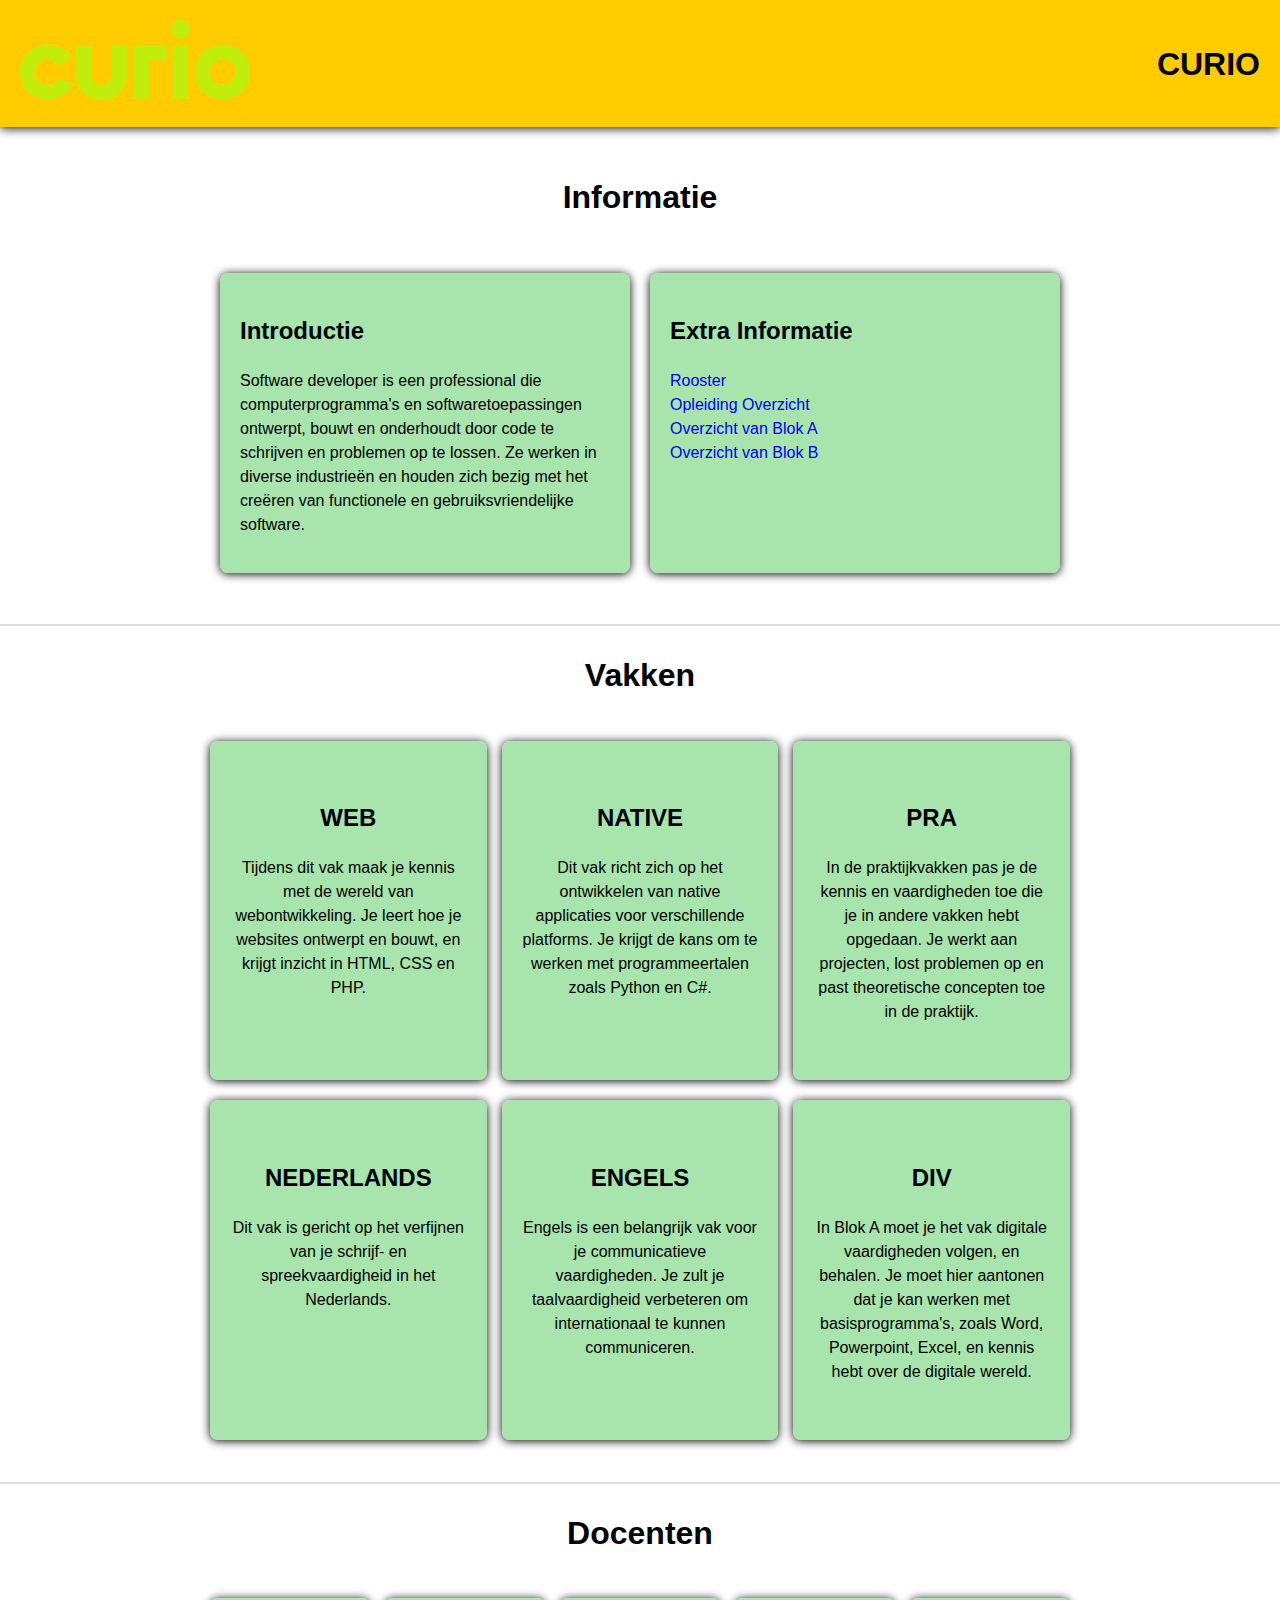
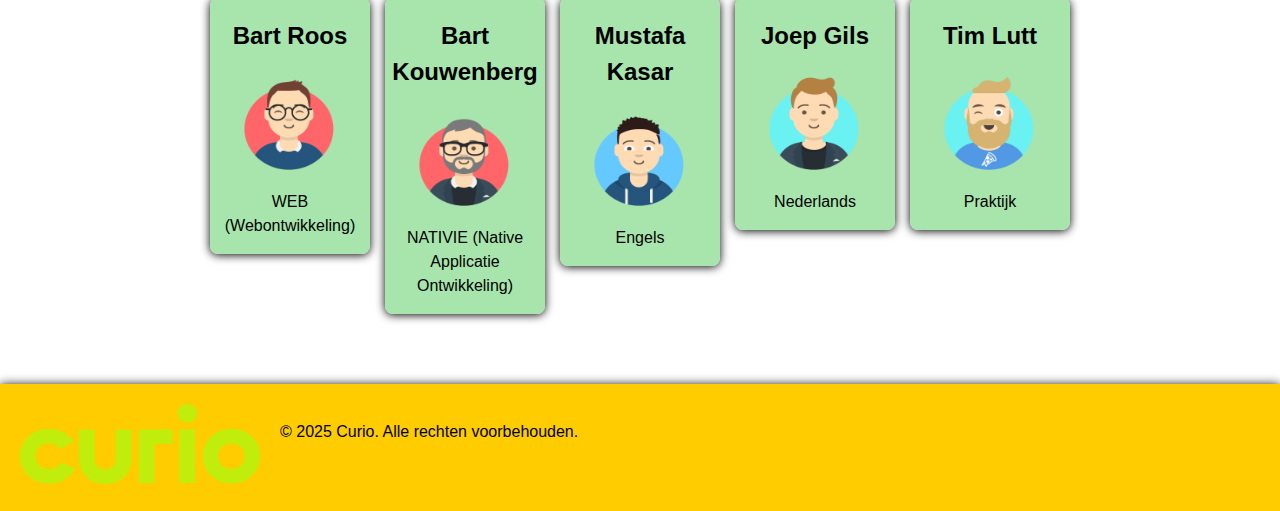
<file: index.html>
<!DOCTYPE html>
<html lang="nl">

<head>
    <meta charset="UTF-8">
    <meta name="viewport" content="width=device-width, initial-scale=1.0">
    <title>Curio Wireframe</title>
    <link rel="stylesheet" href="css/main.css">
</head>

<body>

    <header>
        <div class="logo">
            <a href="index.html">
                <img src="img/curio-15-licht-groen-logo-rgb.png">
            </a>
        </div>
        <h1>CURIO</h1>
    </header>

    <div class="container-info">
        <h1>Informatie</h1>
        <div class="grid-container">
            <section class="intro">
                <div class="text">
                    <h2>Introductie</h2>
                    <p>Software developer is een professional die computerprogramma's en softwaretoepassingen ontwerpt,
                        bouwt en onderhoudt door code te schrijven en problemen op te lossen.
                        Ze werken in diverse industrieën en houden zich bezig met het creëren van functionele en
                        gebruiksvriendelijke software.</p>
                </div>
                <div class="sidebar">
                    <h2>Extra Informatie</h2>
                    <div class="test">
                        <a href="rooster.html">Rooster</a>
                    </div>
                    <div class="test">
                        <a href="opleiding.html">Opleiding Overzicht</a>
                    </div>
                        <div class="test">
                        <a href="blokA.html">Overzicht van Blok A</a>
                    </div>
                    <div class="test">
                        <a href="blokB.html">Overzicht van Blok B</a>
                    </div>
 
                </div>
            </section>
        </div>
    </div>

    <div class="container">
        <h1>Vakken</h1>
        <div class="grid-container">
            <section class="grid">
                <div class="card">
                    <h2>WEB</h2>
                    <p>Tijdens dit vak maak je kennis met de wereld van webontwikkeling.
                        Je leert hoe je websites ontwerpt en bouwt, en krijgt inzicht in HTML, CSS en PHP.</p>
                </div>
                <div class="card">
                    <h2>NATIVE</h2>
                    <p>Dit vak richt zich op het ontwikkelen van native applicaties voor verschillende platforms.
                        Je krijgt de kans om te werken met programmeertalen zoals Python en C#.</p>
                </div>
                <div class="card">
                    <h2>PRA</h2>
                    <p>In de praktijkvakken pas je de kennis en vaardigheden toe die je in andere vakken hebt opgedaan.
                        Je werkt aan projecten, lost problemen op en past theoretische concepten toe in de praktijk.</p>
                </div>

            </section>
            <section class="grid">
                <div class="card">
                    <h2>NEDERLANDS</h2>
                    <p>Dit vak is gericht op het verfijnen van je schrijf- en spreekvaardigheid in het Nederlands.</p>
                </div>
                <div class="card">
                    <h2>ENGELS</h2>
                    <p>Engels is een belangrijk vak voor je communicatieve vaardigheden.
                        Je zult je taalvaardigheid verbeteren om internationaal te kunnen communiceren.</p>
                </div>
                <div class="card">
                    <h2>DIV</h2>
                    <p>In Blok A moet je het vak digitale vaardigheden volgen, en behalen.
                        Je moet hier aantonen dat je kan werken met basisprogramma's, zoals Word, Powerpoint, Excel, en
                        kennis hebt over de digitale wereld.</p>
                </div>
            </section>
        </div>
    </div>

    <div class="container">
        <h1>Docenten</h1>
        <div class="grid-container">
            <section class="grid">
                <div class="card-square">
                    <h2>Bart Roos</h2>
                    <img src="img/joep.png">
                    <p>WEB (Webontwikkeling)</p>
                </div>
                <div class="card-square">
                    <h2>Bart Kouwenberg</h2>
                    <img src="img/marc.png">
                    <p>NATIVIE (Native Applicatie Ontwikkeling)</p>
                </div>
                <div class="card-square">
                    <h2>Mustafa Kasar</h2>
                    <img src="img/michel.png">
                    <p>Engels</p>
                </div>
                <div class="card-square">
                    <h2>Joep Gils</h2>
                    <img src="img/bart.png">
                    <p>Nederlands</p>
                </div>
                <div class="card-square">
                    <h2>Tim Lutt</h2>
                    <img src="img/tim.png">
                    <p>Praktijk</p>
                </div>

            </section>

        </div>
    </div>

    <footer>
        <div class="footer-logo">
            <img src="img/curio-15-licht-groen-logo-rgb.png">
        </div>
        <div class="footer-text">
            <p>&copy; 2025 Curio. Alle rechten voorbehouden.</p>
        </div>
    </footer>

</body>

</html>
</file>
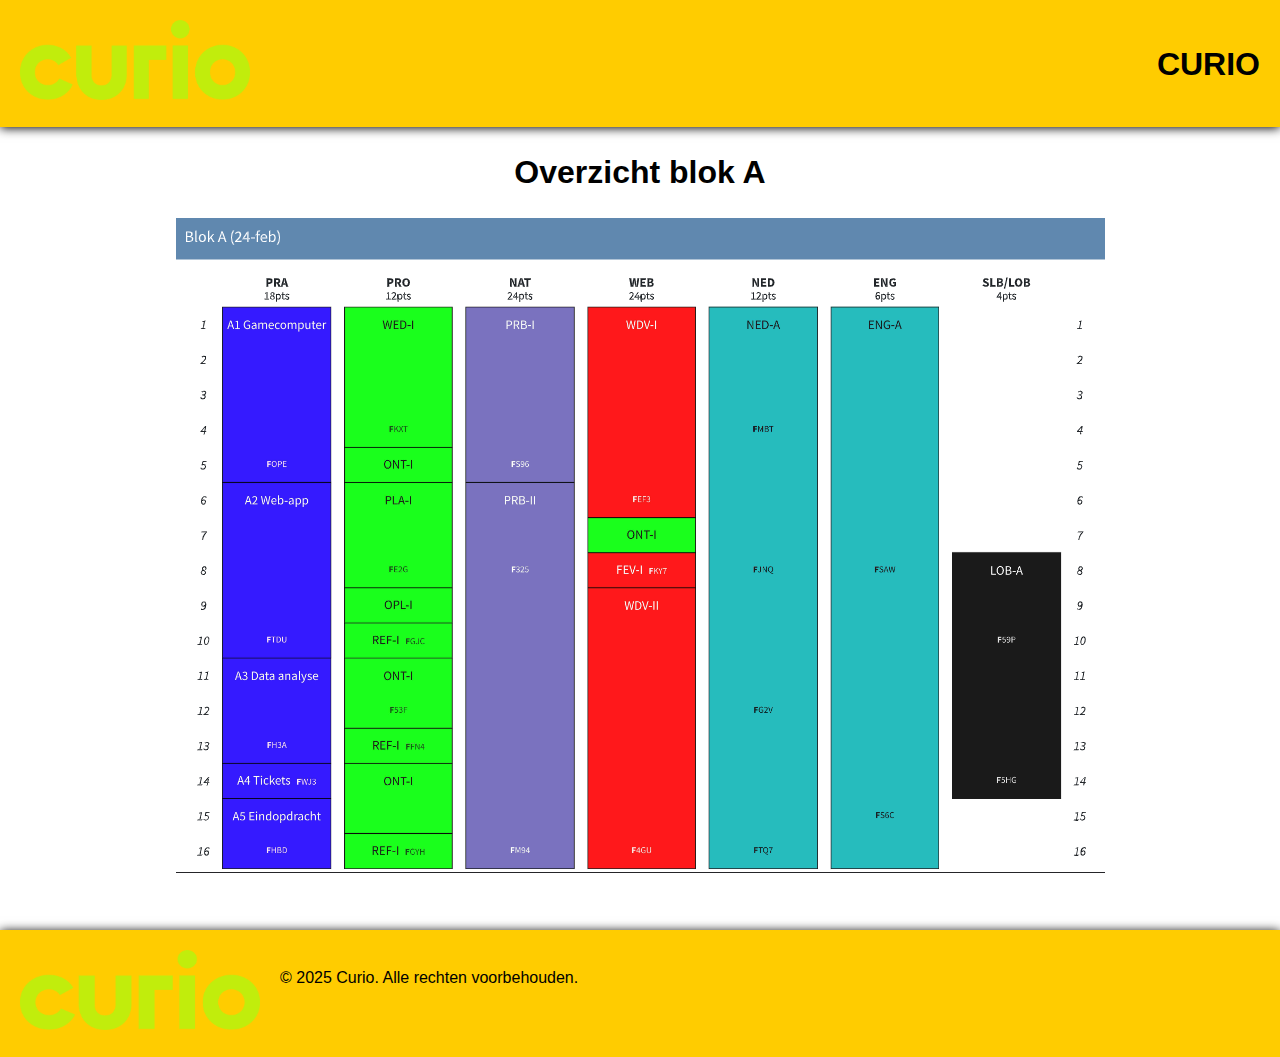
<file: blokA.html>
<!DOCTYPE html>
<html lang="en">

<head>
    <meta charset="UTF-8">
    <meta name="viewport" content="width=device-width, initial-scale=1.0">
    <title>Curio Wireframe</title>
    <link rel="stylesheet" href="css/main.css">
</head>

<body>
    <header>
        <div class="logo">
            <a href="index.html">
                <img src="img/curio-15-licht-groen-logo-rgb.png">
            </a>
        </div>
        <h1>CURIO</h1>
    </header>


    <main>
        <div class="img">
            <h1>Overzicht blok A</h1>
            <img src="img/block a.png">
        </div>
    </main>

    <footer>
        <div class="footer-logo">
            <img src="img/curio-15-licht-groen-logo-rgb.png">
        </div>
        <div class="footer-text">
            <p>&copy; 2025 Curio. Alle rechten voorbehouden.</p>
        </div>
    </footer>

</body>

</html>
</file>
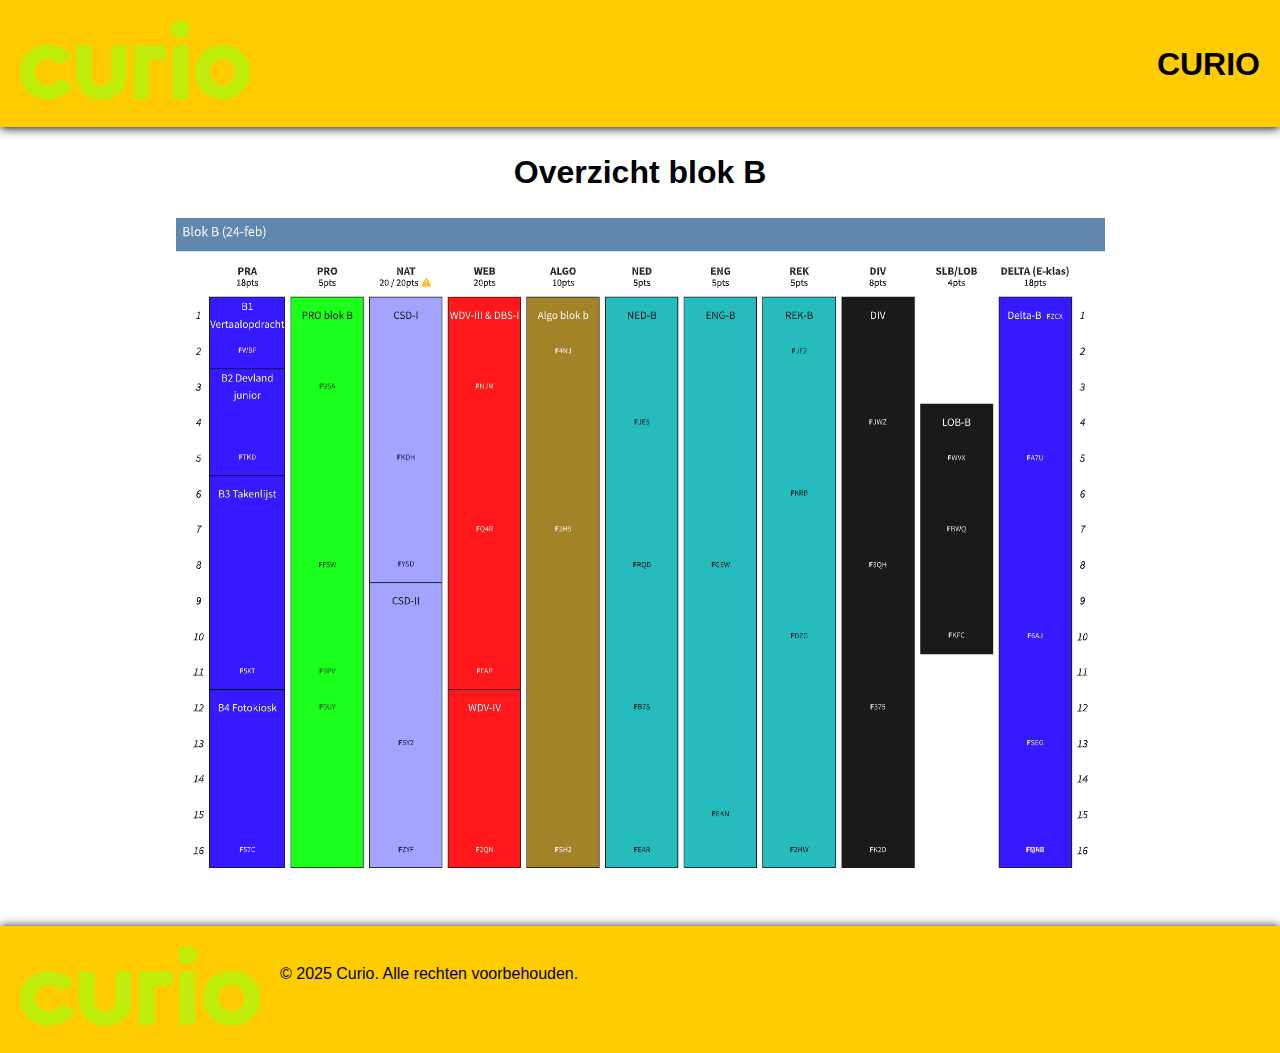
<file: blokB.html>
<!DOCTYPE html>
<html lang="en">

<head>
    <meta charset="UTF-8">
    <meta name="viewport" content="width=device-width, initial-scale=1.0">
    <title>Curio Wireframe</title>
    <link rel="stylesheet" href="css/main.css">
</head>

<body>
    <header>
        <div class="logo">
            <a href="index.html">
                <img src="img/curio-15-licht-groen-logo-rgb.png">
            </a>
        </div>
        <h1>CURIO</h1>
    </header>


    <main>
        <div class="img">
            <h1>Overzicht blok B</h1>
            <img src="img/blokB.png">
        </div>
    </main>

    <footer>
        <div class="footer-logo">
            <img src="img/curio-15-licht-groen-logo-rgb.png">
        </div>
        <div class="footer-text">
            <p>&copy; 2025 Curio. Alle rechten voorbehouden.</p>
        </div>
    </footer>

</body>

</html>
</file>
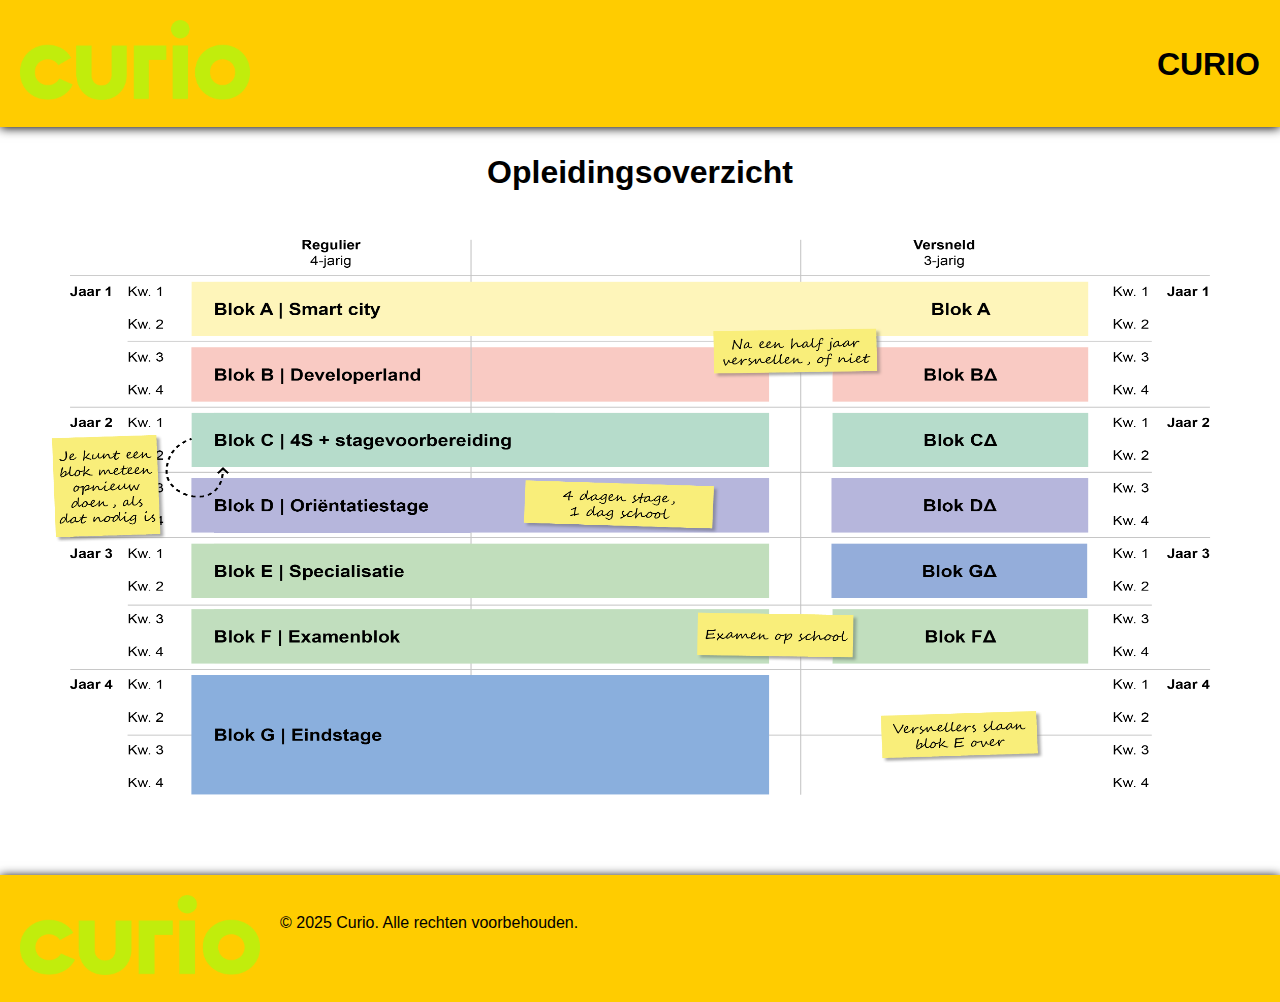
<file: opleiding.html>
<!DOCTYPE html>
<html lang="en">

<head>
    <meta charset="UTF-8">
    <meta name="viewport" content="width=device-width, initial-scale=1.0">
    <title>Curio Wireframe</title>
    <link rel="stylesheet" href="css/main.css">
</head>

<body>
    <header>
        <div class="logo">
            <a href="index.html">
                <img src="img/curio-15-licht-groen-logo-rgb.png">
            </a>
        </div>
        <h1>CURIO</h1>
    </header>


    <main>
        <div class="img2">
            <h1>Opleidingsoverzicht</h1>
            <img src="img/Opleidingsoverzicht3.png">
        </div>
    </main>

    <footer>
        <div class="footer-logo">
            <img src="img/curio-15-licht-groen-logo-rgb.png">
        </div>
        <div class="footer-text">
            <p>&copy; 2025 Curio. Alle rechten voorbehouden.</p>
        </div>
    </footer>

</body>

</html>
</file>
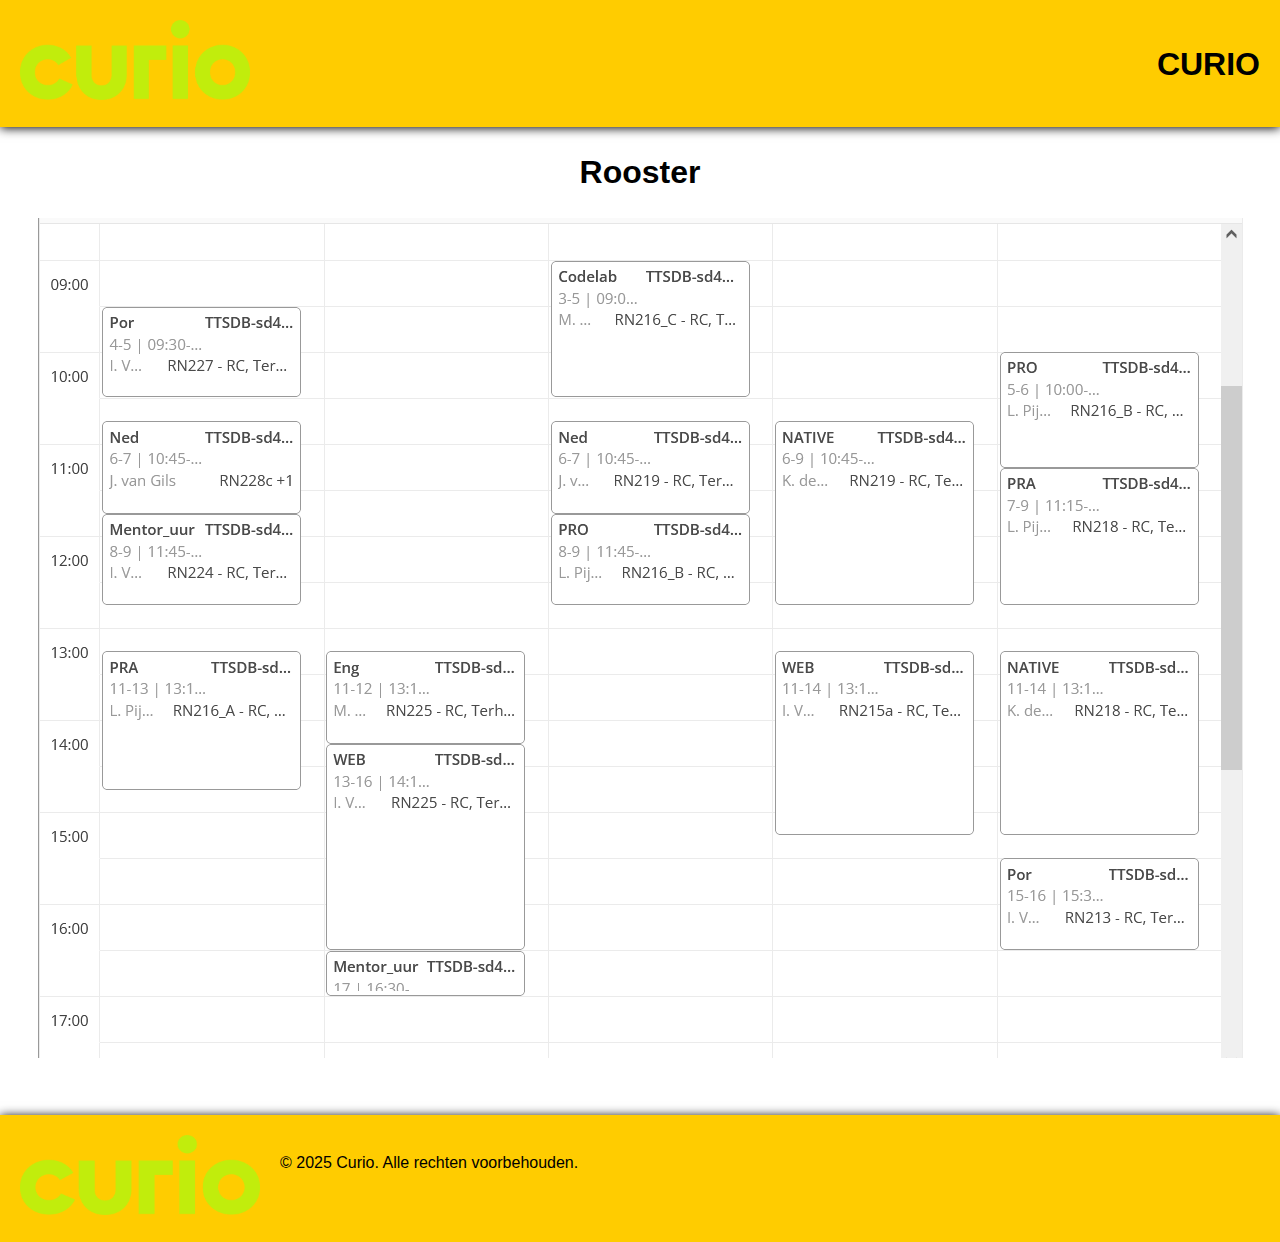
<file: rooster.html>
<!DOCTYPE html>
<html lang="en">

<head>
    <meta charset="UTF-8">
    <meta name="viewport" content="width=device-width, initial-scale=1.0">
    <title>Curio Wireframe</title>
    <link rel="stylesheet" href="css/main.css">
</head>

<body>
    <header>
        <div class="logo">
            <a href="index.html">
                <img src="img/curio-15-licht-groen-logo-rgb.png">
            </a>
        </div>
        <h1>CURIO</h1>
    </header>


    <main>
        <div class="img">
            <h1>Rooster</h1>
            <img src="img/Rooster eerste leerjaar.png">
        </div>
    </main>

    <footer>
        <div class="footer-logo">
            <img src="img/curio-15-licht-groen-logo-rgb.png">
        </div>
        <div class="footer-text">
            <p>&copy; 2025 Curio. Alle rechten voorbehouden.</p>
        </div>
    </footer>

</body>

</html>
</file>
<file: css/main.css>
body {
    font-family: Arial, sans-serif;
    margin: 0;
    padding: 0;
    line-height: 1.5;
}

header {
    display: flex;
    align-items: center;
    justify-content: space-between;
    padding: 20px;
    background-color: #fc0;
    box-shadow: 0 1px 10px black;
}

header .logo img{
    width: 230px;
    height: 80px;

    /* placeholder */
}

header h1 {
    font-size: 2rem;
    margin: 0;
}

.intro {
    display: flex;
    padding: 20px;
    gap: 20px;
}

.intro .text,
.intro .sidebar {
    flex: 1;
    background:rgba(145, 223, 152, 0.8);
    padding: 20px;
    border-radius: 8px;
    box-shadow: 0 1px 10px black;
}

.grid {
    display: grid;
    grid-template-columns: repeat(auto-fit, minmax(150px, 1fr));
    gap: 15px;
    padding: 10px;
}

.grid .card {
    background:rgba(145, 223, 152, 0.8);
    padding: 40px 20px;
    text-align: center;
    border-radius: 8px;
    box-shadow: 0 1px 10px black;
}

footer {
    display: flex;
    justify-content: space-between;
    align-items: flex-start;
    padding: 20px;
    background: #f9f9f9;
    background-color: #fc0;
    box-shadow: 0 1px 10px black;
    margin-top: 50px;
}

footer .footer-logo img{
    width: 240px;
    height: 80px;
    
    /* placeholder */
}

footer .footer-text {
    flex: 1;
    margin-left: 20px;
}

.container h1 {
    border-top: 2px solid #ddd;
    text-align: center;
    padding-top: 25px;
}
.grid-container {
    padding: 10px 200px;
}

.container-info h1 {
    text-align: center;
    padding-top: 25px;
}

.grid .card-square {
    background: rgba(145, 223, 152, 0.8);
    text-align: center;
    border-radius: 8px;
    display: flex;
    flex-direction: column;
    justify-content: center;
    align-items: center;

    aspect-ratio: 1 / 1;
    box-shadow: 0 1px 10px black;
}

.grid .card-square img {
    width: 100px;
    height: 100px;
}

.img {
    text-align: center;
}

.img2 img {
    width: 1200px;
    height: 600px;
}
.img2 {
    text-align: center;
}

.test a {
    text-decoration: none;
}
</file>
